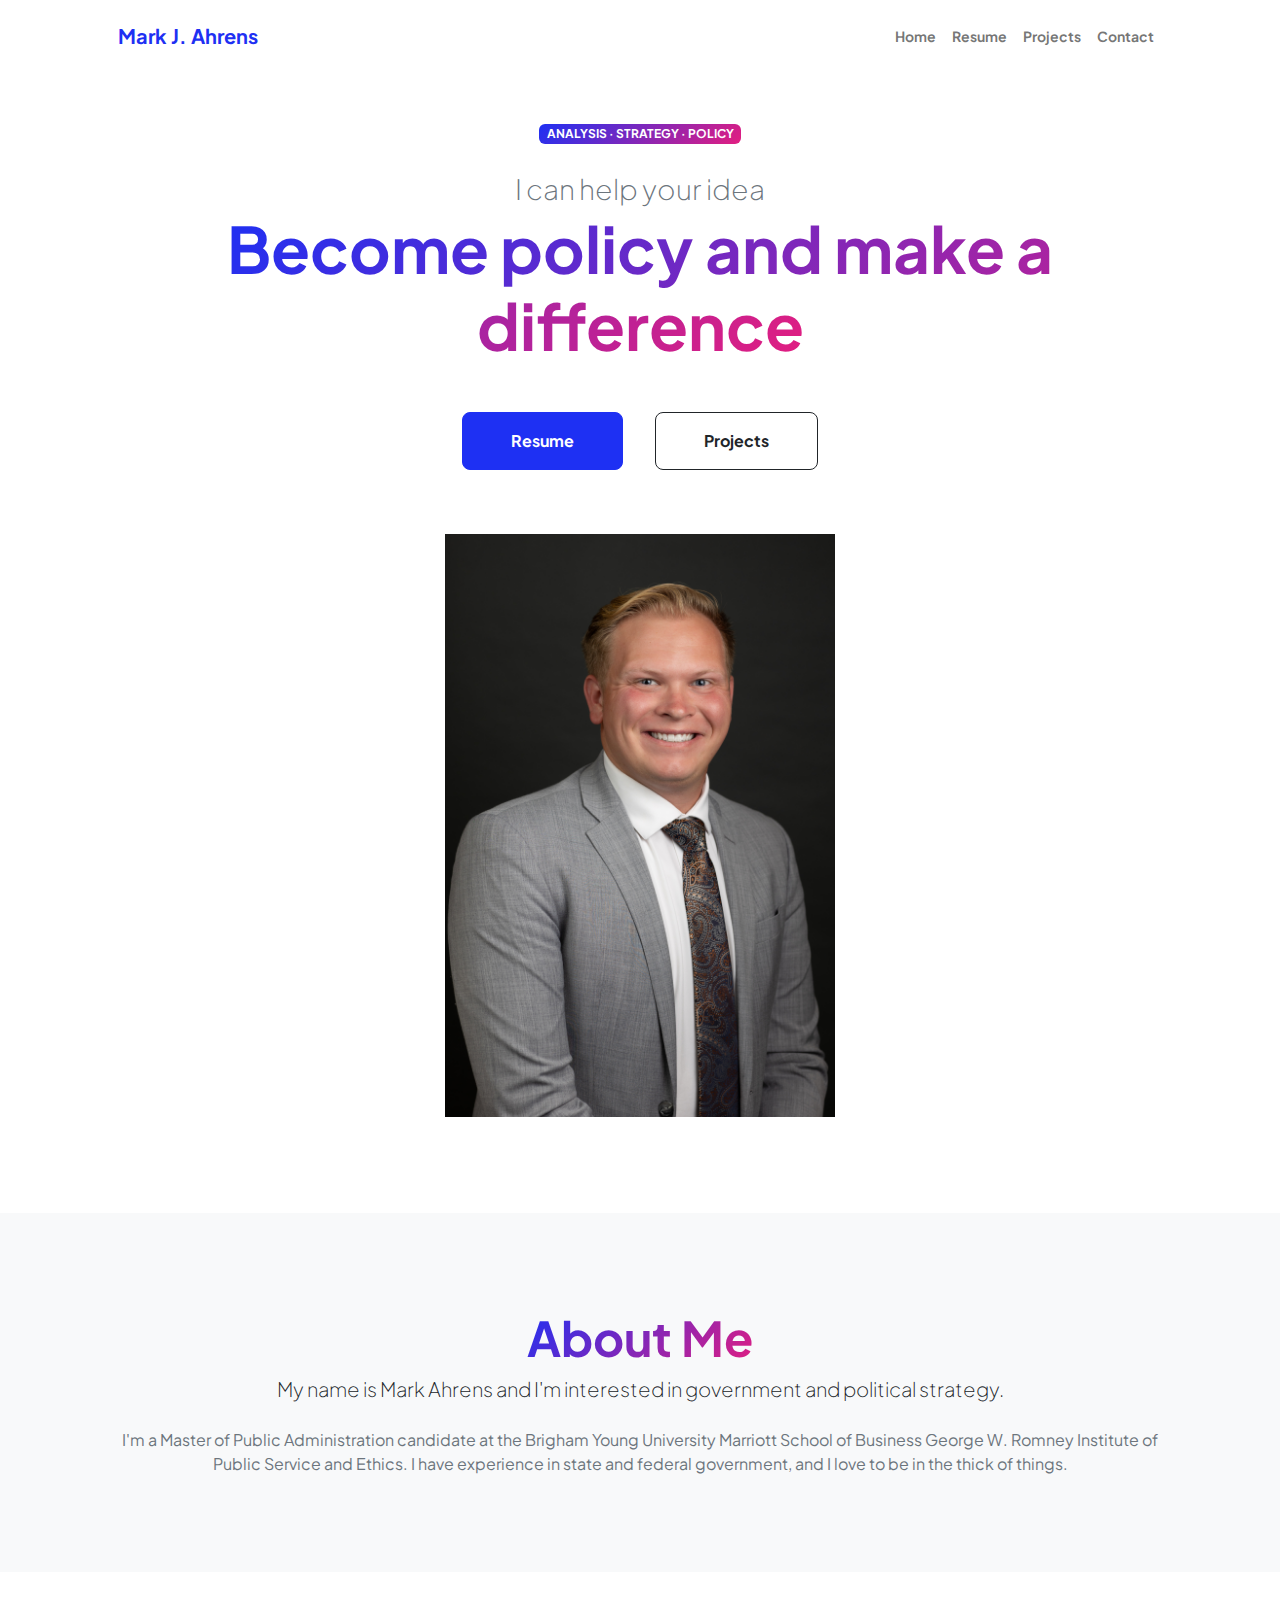
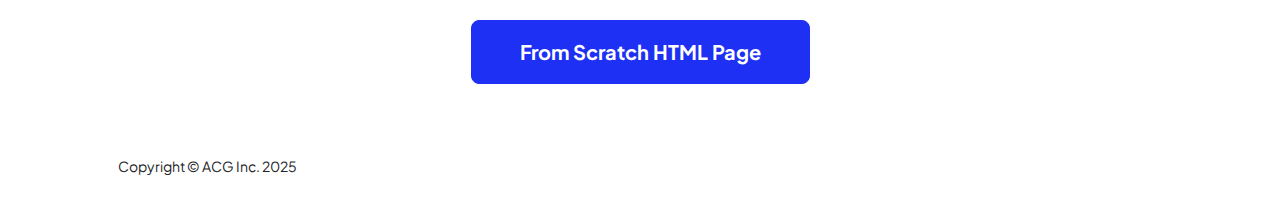
<file: index.html>
<!DOCTYPE html>
<html lang="en">
    <head>
        <meta charset="utf-8" />
        <meta name="viewport" content="width=device-width, initial-scale=1, shrink-to-fit=no" />
        <meta name="description" content="" />
        <meta name="author" content="" />
        <title>Mark J. Ahrens</title>
        <!-- Favicon-->
        <link rel="icon" type="image/x-icon" href="assets/favicon.ico" />
        <!-- Custom Google font-->
        <link rel="preconnect" href="https://fonts.googleapis.com" />
        <link rel="preconnect" href="https://fonts.gstatic.com" crossorigin />
        <link href="https://fonts.googleapis.com/css2?family=Plus+Jakarta+Sans:wght@100;200;300;400;500;600;700;800;900&amp;display=swap" rel="stylesheet" />
        <!-- Bootstrap icons-->
        <link href="https://cdn.jsdelivr.net/npm/bootstrap-icons@1.8.1/font/bootstrap-icons.css" rel="stylesheet" />
        <!-- Core theme CSS (includes Bootstrap)-->
        <link href="css/styles.css" rel="stylesheet" />
    </head>
    <body class="d-flex flex-column h-100">
        <main class="flex-shrink-0">
            <!-- Navigation-->
            <nav class="navbar navbar-expand-lg navbar-light bg-white py-3">
                <div class="container px-5">
                    <a class="navbar-brand" href="index.html"><span class="fw-bolder text-primary">Mark J. Ahrens</span></a>
                    <button class="navbar-toggler" type="button" data-bs-toggle="collapse" data-bs-target="#navbarSupportedContent" aria-controls="navbarSupportedContent" aria-expanded="false" aria-label="Toggle navigation"><span class="navbar-toggler-icon"></span></button>
                    <div class="collapse navbar-collapse" id="navbarSupportedContent">
                        <ul class="navbar-nav ms-auto mb-2 mb-lg-0 small fw-bolder">
                            <li class="nav-item"><a class="nav-link" href="index.html">Home</a></li>
                            <li class="nav-item"><a class="nav-link" href="resume.html">Resume</a></li>
                            <li class="nav-item"><a class="nav-link" href="projects.html">Projects</a></li>
                            <li class="nav-item"><a class="nav-link" href="contact.html">Contact</a></li>
                        </ul>
                    </div>
                </div>
            </nav>
            <!-- Header-->
            <header class="py-5">
                <div class="container px-5 pb-5">
                    <div class="row gx-5 align-items-center">
                        <div class="col-xxl-5">
                            <!-- Header text content-->
                            <div class="text-center text-xxl-start">
                                <div class="badge bg-gradient-primary-to-secondary text-white mb-4"><div class="text-uppercase">Analysis &middot; Strategy &middot; Policy</div></div>
                                <div class="fs-3 fw-light text-muted">I can help your idea</div>
                                <h1 class="display-3 fw-bolder mb-5"><span class="text-gradient d-inline">Become policy and make a difference</span></h1>
                                <div class="d-grid gap-3 d-sm-flex justify-content-sm-center justify-content-xxl-start mb-3">
                                    <a class="btn btn-primary btn-lg px-5 py-3 me-sm-3 fs-6 fw-bolder" href="resume.html">Resume</a>
                                    <a class="btn btn-outline-dark btn-lg px-5 py-3 fs-6 fw-bolder" href="projects.html">Projects</a>
                                </div>
                            </div>
                        </div>
                        <div class="col-xxl-7">
                            <!-- Header profile picture-->
                            <div class="d-flex justify-content-center mt-5 mt-xxl-0">
                                <img height="583px" width="390px" src="assets/headshot.jpg" alt="headshot of mark ahrens"/> 
                            </div>
                        </div>
                    </div>
                </div>
            </header>
            <!-- About Section-->
            <section class="bg-light py-5">
                <div class="container px-5">
                    <div class="row gx-5 justify-content-center">
                        <div class="col-xxl-8">
                            <div class="text-center my-5">
                                <h2 class="display-5 fw-bolder"><span class="text-gradient d-inline">About Me</span></h2>
                                <p class="lead fw-light mb-4">My name is Mark Ahrens and I'm interested in government and political strategy.</p>
                                <p class="text-muted">I'm a Master of Public Administration candidate at the Brigham Young University Marriott School of Business George W. Romney Institute of Public Service and Ethics. I have experience in state and federal government, and I love to be in the thick of things.</p>
                            </div>
                        </div>
                    </div>
                </div>
            </section>
            <!-- Scratch HTML Link Section -->
            <section class="py-5 bg-white text-center">
                <div class="container px-5">
                    <a class="btn btn-primary btn-lg px-5 py-3 fw-bolder" href="scratch.html">From Scratch HTML Page</a>
                </div>
            </section>
        </main>
        <!-- Footer-->
        <footer class="bg-white py-4 mt-auto">
            <div class="container px-5">
                <div class="row align-items-center justify-content-between flex-column flex-sm-row">
                    <div class="col-auto"><div class="small m-0">Copyright &copy; ACG Inc. 2025</div></div>
                    </div>
                </div>
            </div>
        </footer>
        <!-- Bootstrap core JS-->
        <script src="https://cdn.jsdelivr.net/npm/bootstrap@5.2.3/dist/js/bootstrap.bundle.min.js"></script>
        <!-- Core theme JS-->
        <script src="js/scripts.js"></script>
    </body>
</html>
</file>
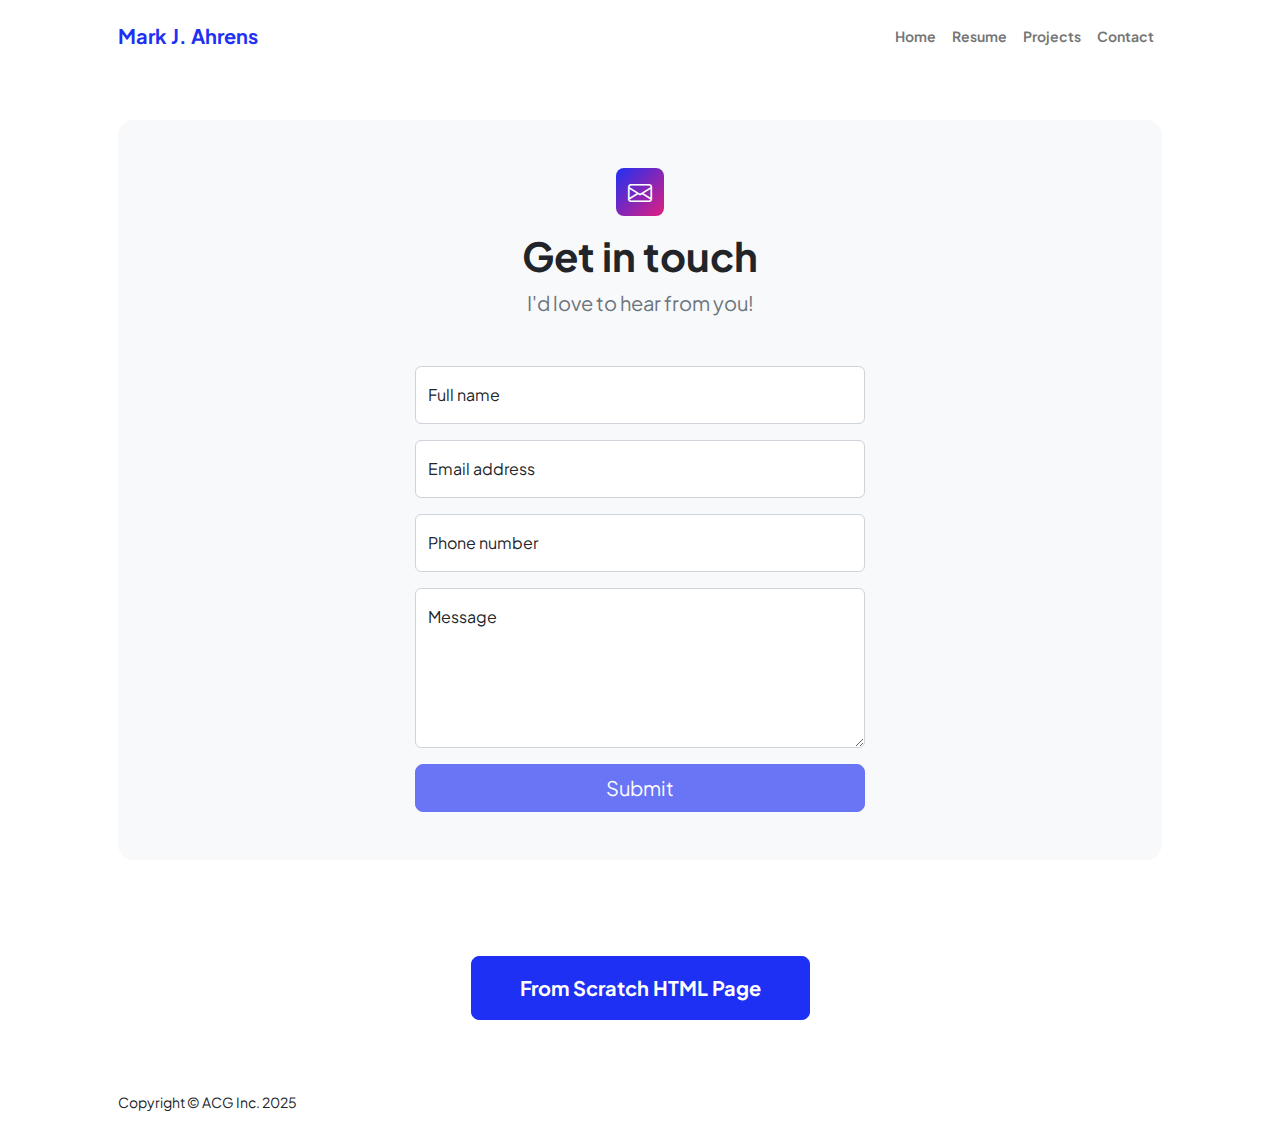
<file: contact.html>
<!DOCTYPE html>
<html lang="en">
    <head>
        <meta charset="utf-8" />
        <meta name="viewport" content="width=device-width, initial-scale=1, shrink-to-fit=no" />
        <meta name="description" content />
        <meta name="author" content />
        <title>Contact - Mark J. Ahrens</title>
        <!-- Favicon-->
        <link rel="icon" type="image/x-icon" href="assets/favicon.ico" />
        <!-- Custom Google font-->
        <link rel="preconnect" href="https://fonts.googleapis.com" />
        <link rel="preconnect" href="https://fonts.gstatic.com" crossorigin />
        <link href="https://fonts.googleapis.com/css2?family=Plus+Jakarta+Sans:wght@100;200;300;400;500;600;700;800;900&amp;display=swap" rel="stylesheet" />
        <!-- Bootstrap icons-->
        <link href="https://cdn.jsdelivr.net/npm/bootstrap-icons@1.8.1/font/bootstrap-icons.css" rel="stylesheet" />
        <!-- Core theme CSS (includes Bootstrap)-->
        <link href="css/styles.css" rel="stylesheet" />
    </head>
    <body class="d-flex flex-column">
        <main class="flex-shrink-0">
            <!-- Navigation-->
            <nav class="navbar navbar-expand-lg navbar-light bg-white py-3">
                <div class="container px-5">
                    <a class="navbar-brand" href="index.html"><span class="fw-bolder text-primary">Mark J. Ahrens</span></a>
                    <button class="navbar-toggler" type="button" data-bs-toggle="collapse" data-bs-target="#navbarSupportedContent" aria-controls="navbarSupportedContent" aria-expanded="false" aria-label="Toggle navigation"><span class="navbar-toggler-icon"></span></button>
                    <div class="collapse navbar-collapse" id="navbarSupportedContent">
                        <ul class="navbar-nav ms-auto mb-2 mb-lg-0 small fw-bolder">
                            <li class="nav-item"><a class="nav-link" href="index.html">Home</a></li>
                            <li class="nav-item"><a class="nav-link" href="resume.html">Resume</a></li>
                            <li class="nav-item"><a class="nav-link" href="projects.html">Projects</a></li>
                            <li class="nav-item"><a class="nav-link" href="contact.html">Contact</a></li>
                        </ul>
                    </div>
                </div>
            </nav>
            <!-- Page content-->
            <section class="py-5">
                <div class="container px-5">
                    <!-- Contact form-->
                    <div class="bg-light rounded-4 py-5 px-4 px-md-5">
                        <div class="text-center mb-5">
                            <div class="feature bg-primary bg-gradient-primary-to-secondary text-white rounded-3 mb-3"><i class="bi bi-envelope"></i></div>
                            <h1 class="fw-bolder">Get in touch</h1>
                            <p class="lead fw-normal text-muted mb-0">I'd love to hear from you!</p>
                        </div>
                        <div class="row gx-5 justify-content-center">
                            <div class="col-lg-8 col-xl-6">
                                <form id="contactForm" data-sb-form-api-token="API_TOKEN">
                                    <!-- Name input-->
                                    <div class="form-floating mb-3">
                                        <input class="form-control" id="name" type="text" placeholder="Enter your name..." data-sb-validations="required" />
                                        <label for="name">Full name</label>
                                        <div class="invalid-feedback" data-sb-feedback="name:required">A name is required.</div>
                                    </div>
                                    <!-- Email address input-->
                                    <div class="form-floating mb-3">
                                        <input class="form-control" id="email" type="email" placeholder="name@example.com" data-sb-validations="required,email" />
                                        <label for="email">Email address</label>
                                        <div class="invalid-feedback" data-sb-feedback="email:required">An email is required.</div>
                                        <div class="invalid-feedback" data-sb-feedback="email:email">Email is not valid.</div>
                                    </div>
                                    <!-- Phone number input-->
                                    <div class="form-floating mb-3">
                                        <input class="form-control" id="phone" type="tel" placeholder="(123) 456-7890" data-sb-validations="required" />
                                        <label for="phone">Phone number</label>
                                        <div class="invalid-feedback" data-sb-feedback="phone:required">A phone number is required.</div>
                                    </div>
                                    <!-- Message input-->
                                    <div class="form-floating mb-3">
                                        <textarea class="form-control" id="message" type="text" placeholder="Enter your message here..." style="height: 10rem" data-sb-validations="required"></textarea>
                                        <label for="message">Message</label>
                                        <div class="invalid-feedback" data-sb-feedback="message:required">A message is required.</div>
                                    </div>
                                    <!-- Submit success message-->
                                    <!---->
                                    <!-- This is what your users will see when the form-->
                                    <!-- has successfully submitted-->
                                    <div class="d-none" id="submitSuccessMessage">
                                        <div class="text-center mb-3">
                                            <div class="fw-bolder">Form submission successful!</div>
                                        </div>
                                    </div>
                                    <!-- Submit error message-->
                                    <!---->
                                    <!-- This is what your users will see when there is-->
                                    <!-- an error submitting the form-->
                                    <div class="d-none" id="submitErrorMessage"><div class="text-center text-danger mb-3">Error sending message!</div></div>
                                    <!-- Submit Button-->
                                    <div class="d-grid"><button class="btn btn-primary btn-lg disabled" id="submitButton" type="submit">Submit</button></div>
                                </form>
                            </div>
                        </div>
                    </div>
                </div>
            </section>
            <!-- Scratch HTML Link Section -->
            <section class="py-5 bg-white text-center">
                <div class="container px-5">
                    <a class="btn btn-primary btn-lg px-5 py-3 fw-bolder" href="scratch.html">From Scratch HTML Page</a>
                </div>
            </section>
        </main>
        <!-- Footer-->
        <footer class="bg-white py-4 mt-auto">
            <div class="container px-5">
                <div class="row align-items-center justify-content-between flex-column flex-sm-row">
                    <div class="col-auto"><div class="small m-0">Copyright &copy; ACG Inc. 2025</div></div>
                    <div class="col-auto">
                    </div>
                </div>
            </div>
        </footer>
        <!-- Bootstrap core JS-->
        <script src="https://cdn.jsdelivr.net/npm/bootstrap@5.2.3/dist/js/bootstrap.bundle.min.js"></script>
        <!-- Core theme JS-->
        <script src="js/scripts.js"></script>
        <script src="https://cdn.startbootstrap.com/sb-forms-latest.js"></script>
    </body>
</html>
</file>
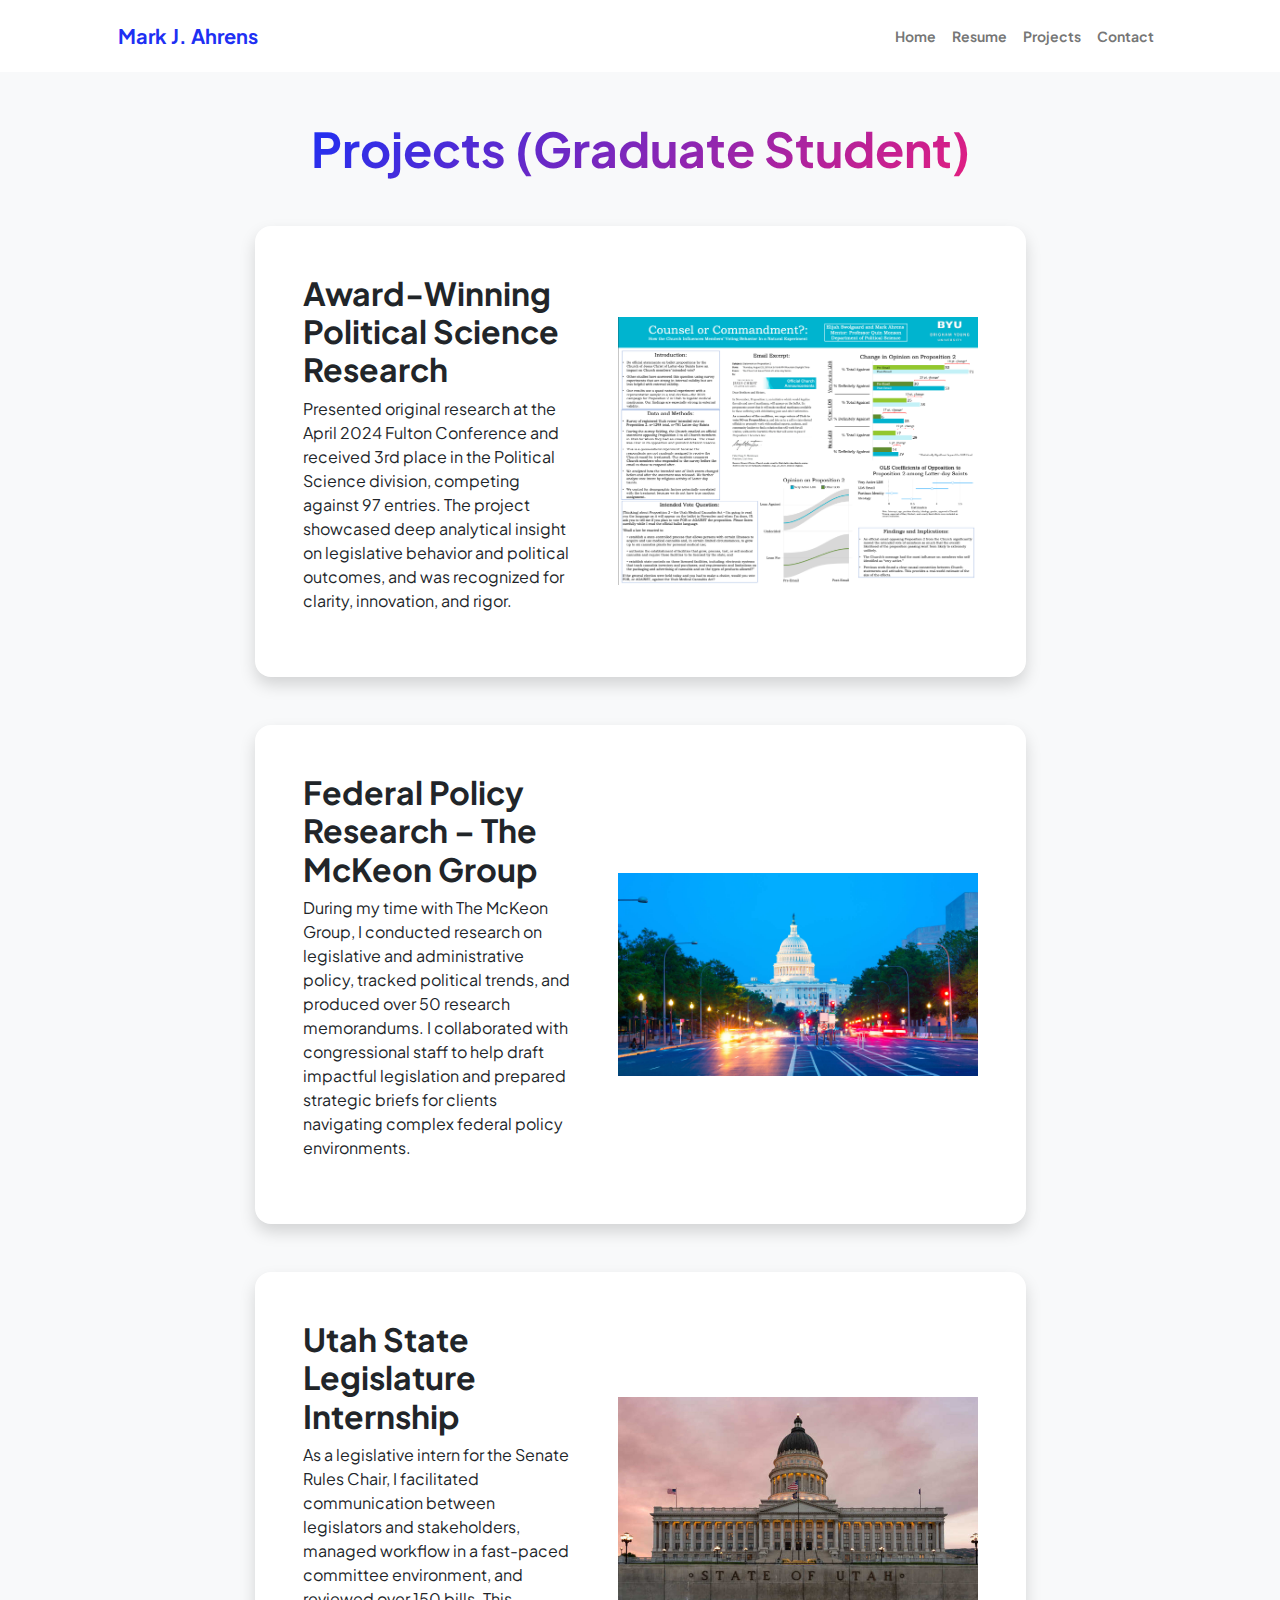
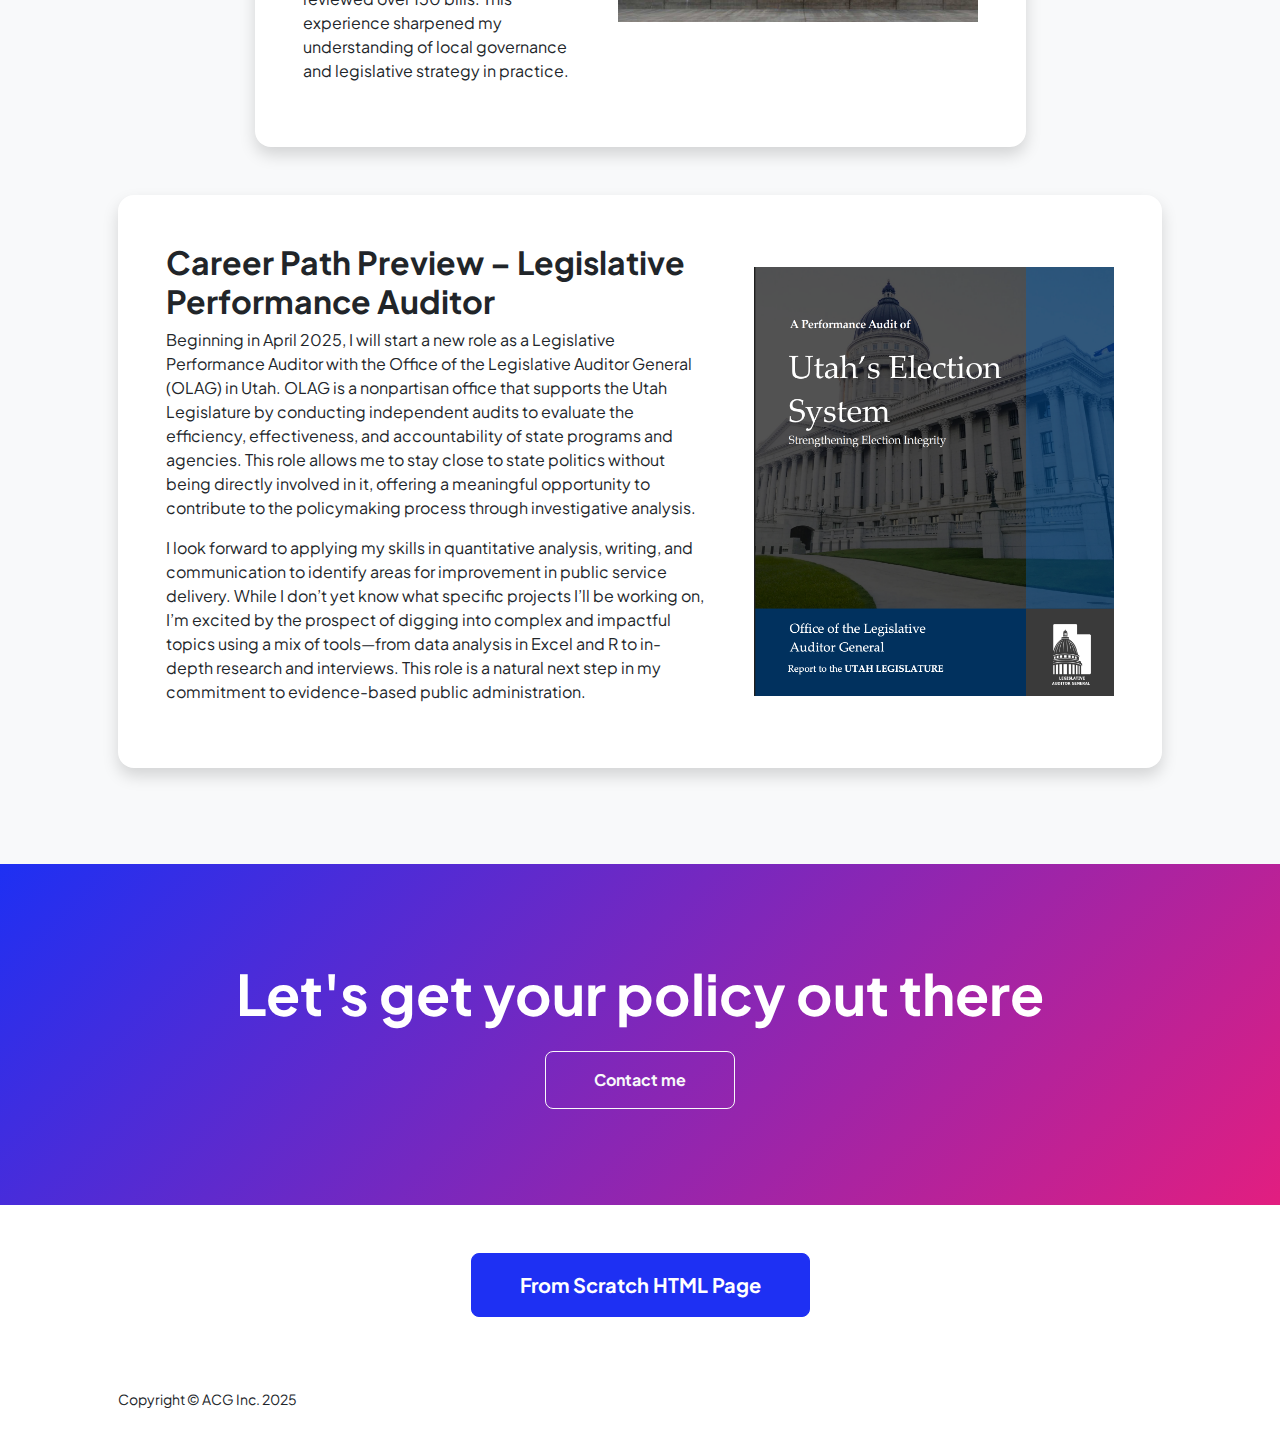
<file: projects.html>
<!DOCTYPE html>
<html lang="en">
    <head>
        <meta charset="utf-8" />
        <meta name="viewport" content="width=device-width, initial-scale=1, shrink-to-fit=no" />
        <meta name="description" content="" />
        <meta name="author" content="" />
        <title>Projects - Mark J. Ahrens (Graduate Student)</title>
        <!-- Favicon-->
        <link rel="icon" type="image/x-icon" href="assets/favicon.ico" />
        <!-- Custom Google font-->
        <link rel="preconnect" href="https://fonts.googleapis.com" />
        <link rel="preconnect" href="https://fonts.gstatic.com" crossorigin />
        <link href="https://fonts.googleapis.com/css2?family=Plus+Jakarta+Sans:wght@100;200;300;400;500;600;700;800;900&amp;display=swap" rel="stylesheet" />
        <!-- Bootstrap icons-->
        <link href="https://cdn.jsdelivr.net/npm/bootstrap-icons@1.8.1/font/bootstrap-icons.css" rel="stylesheet" />
        <!-- Core theme CSS (includes Bootstrap)-->
        <link href="css/styles.css" rel="stylesheet" />
    </head>
    <body class="d-flex flex-column h-100 bg-light">
        <main class="flex-shrink-0">
            <!-- Navigation-->
            <nav class="navbar navbar-expand-lg navbar-light bg-white py-3">
                <div class="container px-5">
                    <a class="navbar-brand" href="index.html"><span class="fw-bolder text-primary">Mark J. Ahrens</span></a>
                    <button class="navbar-toggler" type="button" data-bs-toggle="collapse" data-bs-target="#navbarSupportedContent" aria-controls="navbarSupportedContent" aria-expanded="false" aria-label="Toggle navigation"><span class="navbar-toggler-icon"></span></button>
                    <div class="collapse navbar-collapse" id="navbarSupportedContent">
                        <ul class="navbar-nav ms-auto mb-2 mb-lg-0 small fw-bolder">
                            <li class="nav-item"><a class="nav-link" href="index.html">Home</a></li>
                            <li class="nav-item"><a class="nav-link" href="resume.html">Resume</a></li>
                            <li class="nav-item"><a class="nav-link" href="projects.html">Projects</a></li>
                            <li class="nav-item"><a class="nav-link" href="contact.html">Contact</a></li>
                        </ul>
                    </div>
                </div>
            </nav>
            <!-- Projects Section-->
            <section class="py-5">
                <div class="container px-5 mb-5">
                    <div class="text-center mb-5">
                        <h1 class="display-5 fw-bolder mb-0"><span class="text-gradient d-inline">Projects (Graduate Student)</span></h1>
                    </div>
                    <div class="row gx-5 justify-content-center">
                        <div class="col-lg-11 col-xl-9 col-xxl-8">
                            <!-- Project Card 1-->
                            <div class="card overflow-hidden shadow rounded-4 border-0 mb-5">
                                <div class="card-body p-0">
                                    <div class="d-flex align-items-center">
                                        <div class="p-5">
                                            <h2 class="fw-bolder">Award-Winning Political Science Research</h2>
                                            <p>Presented original research at the April 2024 Fulton Conference and received 3rd place in the Political Science division, competing against 97 entries. The project showcased deep analytical insight on legislative behavior and political outcomes, and was recognized for clarity, innovation, and rigor.</p>
                                        </div>
                                        <img style="max-width: 360px; height: auto;" class="img-fluid ms-auto me-5 d-none d-md-block" src="assets/capstone.png" alt="Fulton Conference Research Presentation" />
                                    </div>
                                </div>
                            </div>
                            <!-- Project Card 2-->
                            <div class="card overflow-hidden shadow rounded-4 border-0 mb-5">
                                <div class="card-body p-0">
                                    <div class="d-flex align-items-center">
                                        <div class="p-5">
                                            <h2 class="fw-bolder">Federal Policy Research – The McKeon Group</h2>
                                            <p>During my time with The McKeon Group, I conducted research on legislative and administrative policy, tracked political trends, and produced over 50 research memorandums. I collaborated with congressional staff to help draft impactful legislation and prepared strategic briefs for clients navigating complex federal policy environments.</p>
                                        </div>
                                        <img style="max-width: 360px; height: auto;" class="img-fluid ms-auto me-5 d-none d-md-block" src="assets/washingtondc.jpg" alt="Washington D.C. Policy Research" />
                                    </div>
                                </div>
                            </div>
                            <!-- Project Card 3-->
                            <div class="card overflow-hidden shadow rounded-4 border-0">
                                <div class="card-body p-0">
                                    <div class="d-flex align-items-center">
                                        <div class="p-5">
                                            <h2 class="fw-bolder">Utah State Legislature Internship</h2>
                                            <p>As a legislative intern for the Senate Rules Chair, I facilitated communication between legislators and stakeholders, managed workflow in a fast-paced committee environment, and reviewed over 150 bills. This experience sharpened my understanding of local governance and legislative strategy in practice.</p>
                                        </div>
                                        <img style="max-width: 360px; height: auto;" class="img-fluid ms-auto me-5 d-none d-md-block" src="assets/utahcapitol.jpg" alt="Utah State Capitol" />
                                    </div>
                                </div>
                            </div>
                        </div>
                    </div>
                            <!-- Project Card 4-->
                            <div class="card overflow-hidden shadow rounded-4 border-0 mt-5">
                                <div class="card-body p-0">
                                    <div class="d-flex align-items-center">
                                        <div class="p-5">
                                            <h2 class="fw-bolder">Career Path Preview – Legislative Performance Auditor</h2>
                                            <p>Beginning in April 2025, I will start a new role as a Legislative Performance Auditor with the Office of the Legislative Auditor General (OLAG) in Utah. OLAG is a nonpartisan office that supports the Utah Legislature by conducting independent audits to evaluate the efficiency, effectiveness, and accountability of state programs and agencies. This role allows me to stay close to state politics without being directly involved in it, offering a meaningful opportunity to contribute to the policymaking process through investigative analysis.</p>
                                            <p>I look forward to applying my skills in quantitative analysis, writing, and communication to identify areas for improvement in public service delivery. While I don’t yet know what specific projects I’ll be working on, I’m excited by the prospect of digging into complex and impactful topics using a mix of tools—from data analysis in Excel and R to in-depth research and interviews. This role is a natural next step in my commitment to evidence-based public administration.</p>
                                        </div>
                                        <img style="max-width: 360px; height: auto;" class="img-fluid ms-auto me-5 d-none d-md-block" src="assets/utahaudit.png" alt="Utah Legislative Auditor General Office" />
                                    </div>
                                </div>
                            </div>
                </div>
            </section>
            <!-- Call to action section-->
            <section class="py-5 bg-gradient-primary-to-secondary text-white">
                <div class="container px-5 my-5">
                    <div class="text-center">
                        <h2 class="display-4 fw-bolder mb-4">Let's get your policy out there</h2>
                        <a class="btn btn-outline-light btn-lg px-5 py-3 fs-6 fw-bolder" href="contact.html">Contact me</a>
                    </div>
                </div>
            </section>
            <!-- Scratch HTML Link Section -->
            <section class="py-5 bg-white text-center">
                <div class="container px-5">
                    <a class="btn btn-primary btn-lg px-5 py-3 fw-bolder" href="scratch.html">From Scratch HTML Page</a>
                </div>
            </section>
        </main>
        <!-- Footer-->
        <footer class="bg-white py-4 mt-auto">
            <div class="container px-5">
                <div class="row align-items-center justify-content-between flex-column flex-sm-row">
                    <div class="col-auto"><div class="small m-0">Copyright &copy; ACG Inc. 2025</div></div>
                </div>
            </div>
        </footer>
        <!-- Bootstrap core JS-->
        <script src="https://cdn.jsdelivr.net/npm/bootstrap@5.2.3/dist/js/bootstrap.bundle.min.js"></script>
        <!-- Core theme JS-->
        <script src="js/scripts.js"></script>
    </body>
</html>
</file>
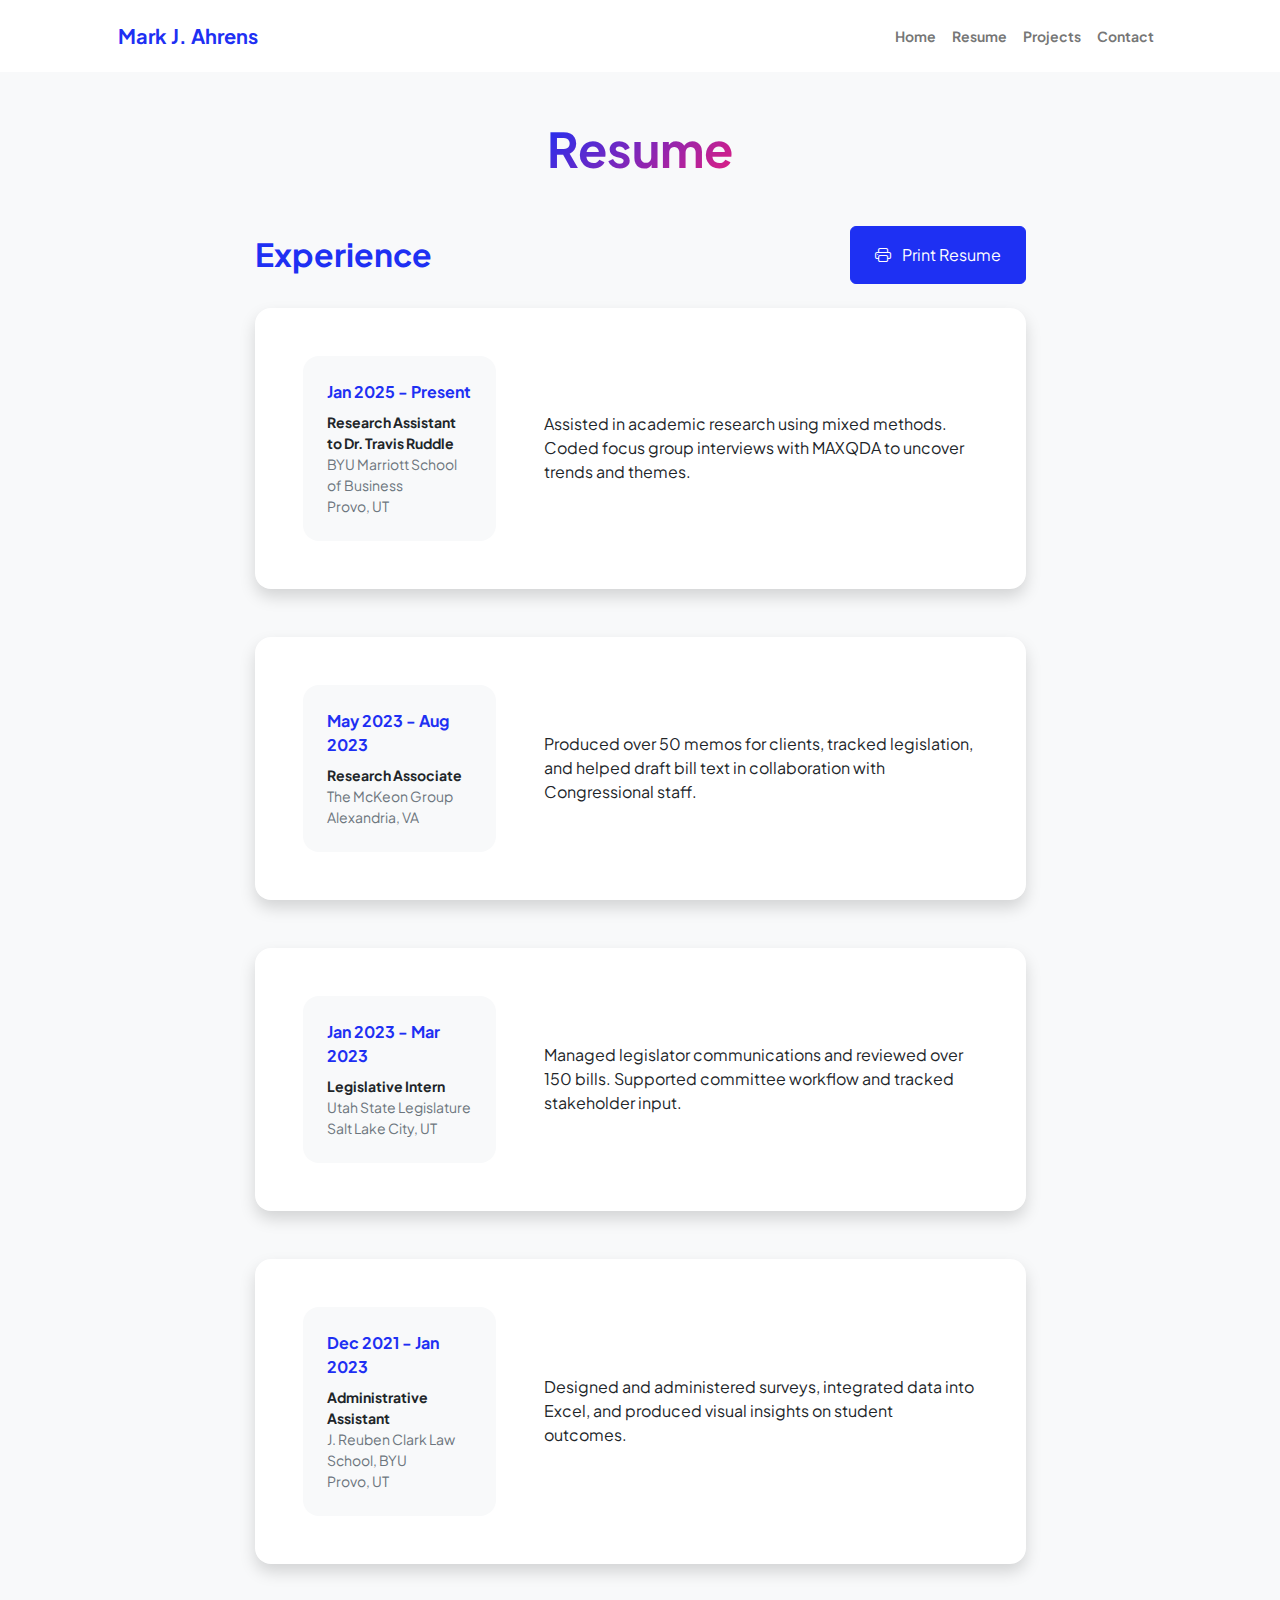
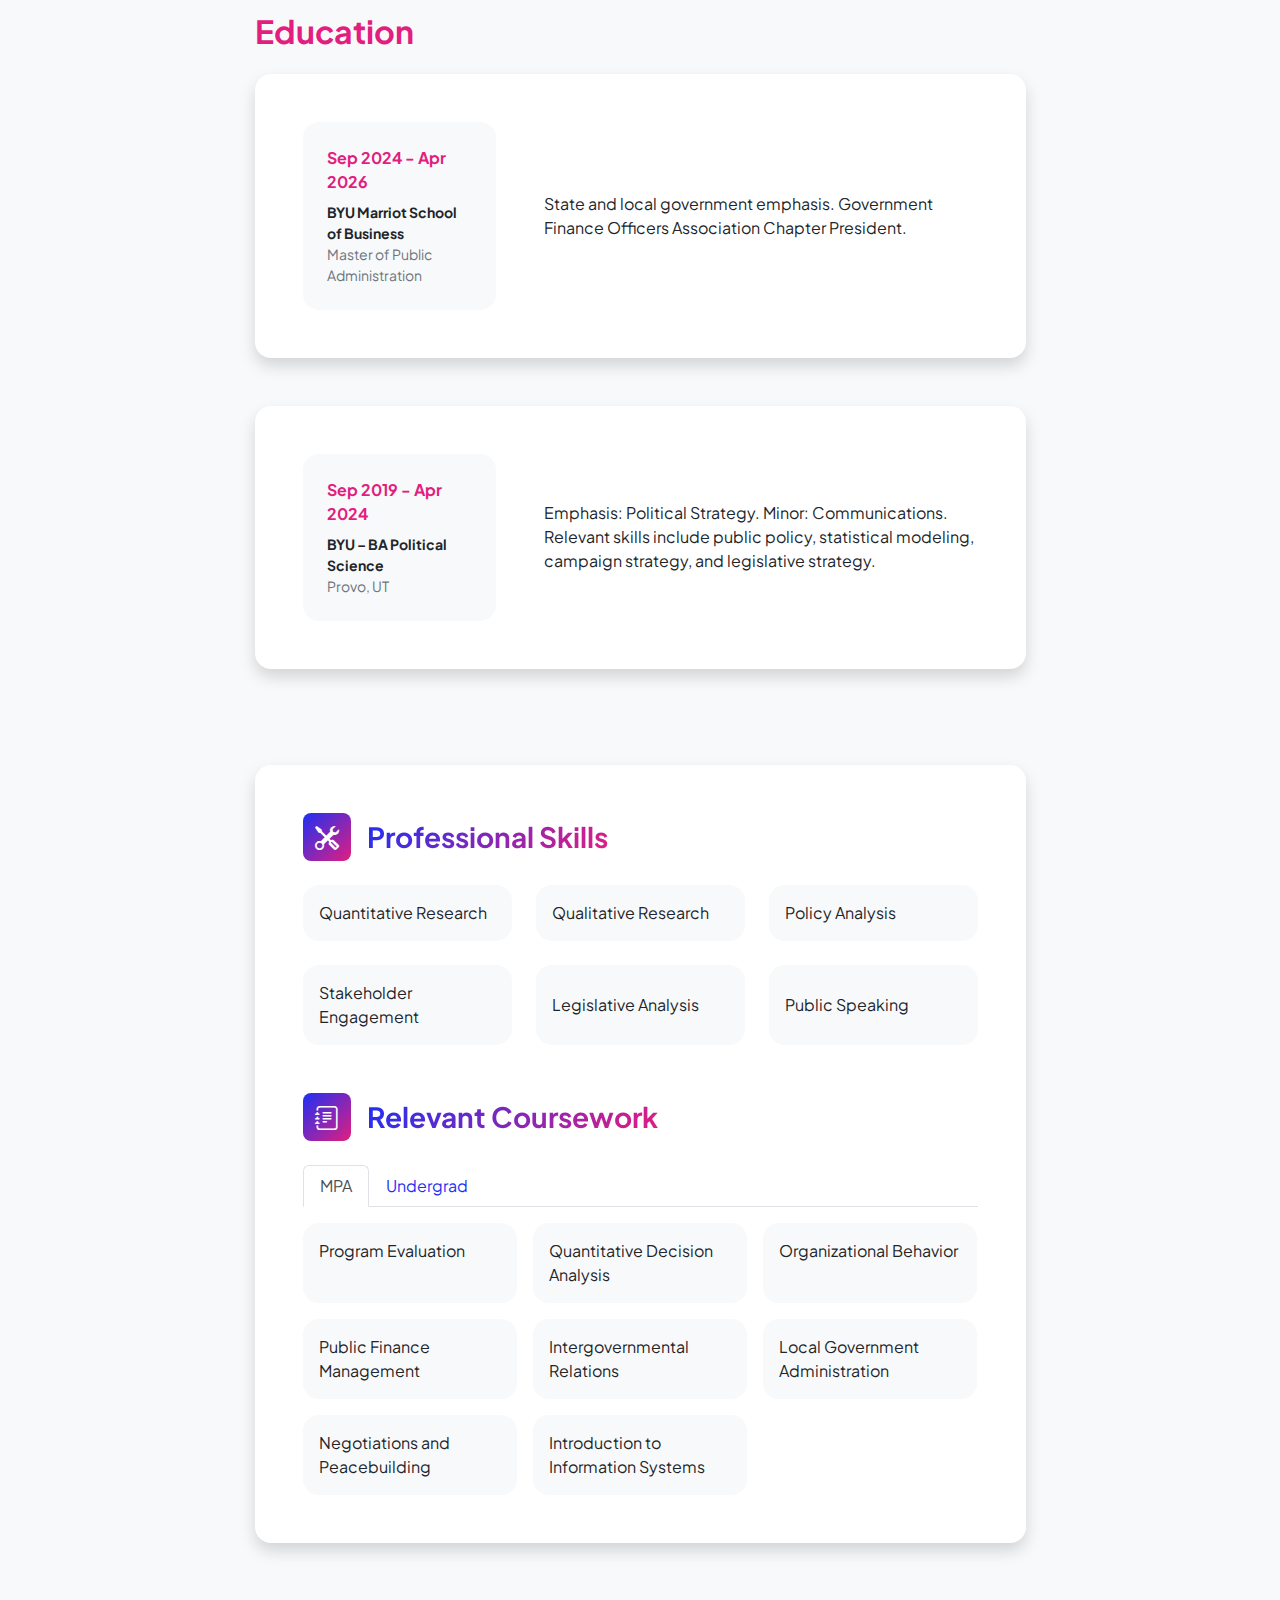
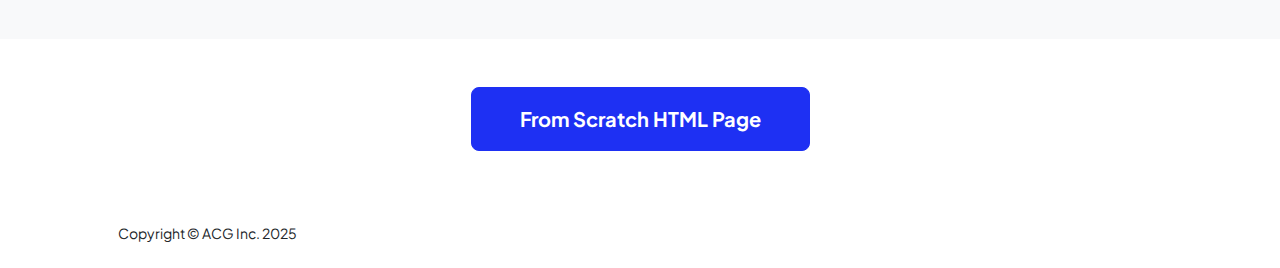
<file: resume.html>
<!DOCTYPE html>
<html lang="en">
    <head>
        <meta charset="utf-8" />
        <meta name="viewport" content="width=device-width, initial-scale=1, shrink-to-fit=no" />
        <meta name="description" content="" />
        <meta name="author" content="" />
        <title>Resume - Mark J. Ahrens</title>
        <!-- Favicon-->
        <link rel="icon" type="image/x-icon" href="assets/favicon.ico" />
        <!-- Custom Google font-->
        <link rel="preconnect" href="https://fonts.googleapis.com" />
        <link rel="preconnect" href="https://fonts.gstatic.com" crossorigin />
        <link href="https://fonts.googleapis.com/css2?family=Plus+Jakarta+Sans:wght@100;200;300;400;500;600;700;800;900&amp;display=swap" rel="stylesheet" />
        <!-- Bootstrap icons-->
        <link href="https://cdn.jsdelivr.net/npm/bootstrap-icons@1.8.1/font/bootstrap-icons.css" rel="stylesheet" />
        <!-- Core theme CSS (includes Bootstrap)-->
        <link href="css/styles.css" rel="stylesheet" />
    </head>
    <body class="d-flex flex-column h-100 bg-light">
        <main class="flex-shrink-0">
            <!-- Navigation-->
            <nav class="navbar navbar-expand-lg navbar-light bg-white py-3">
                <div class="container px-5">
                    <a class="navbar-brand" href="index.html"><span class="fw-bolder text-primary">Mark J. Ahrens</span></a>
                    <button class="navbar-toggler" type="button" data-bs-toggle="collapse" data-bs-target="#navbarSupportedContent" aria-controls="navbarSupportedContent" aria-expanded="false" aria-label="Toggle navigation"><span class="navbar-toggler-icon"></span></button>
                    <div class="collapse navbar-collapse" id="navbarSupportedContent">
                        <ul class="navbar-nav ms-auto mb-2 mb-lg-0 small fw-bolder">
                            <li class="nav-item"><a class="nav-link" href="index.html">Home</a></li>
                            <li class="nav-item"><a class="nav-link" href="resume.html">Resume</a></li>
                            <li class="nav-item"><a class="nav-link" href="projects.html">Projects</a></li>
                            <li class="nav-item"><a class="nav-link" href="contact.html">Contact</a></li>
                        </ul>
                    </div>
                </div>
            </nav>
            <!-- Page Content-->
            <div class="container px-5 my-5">
                <div class="text-center mb-5">
                    <h1 class="display-5 fw-bolder mb-0"><span class="text-gradient d-inline">Resume</span></h1>
                </div>
                <div class="row gx-5 justify-content-center">
                    <div class="col-lg-11 col-xl-9 col-xxl-8">
                        <!-- Experience Section-->
                        <section>
                            <div class="d-flex align-items-center justify-content-between mb-4">
                                <h2 class="text-primary fw-bolder mb-0">Experience</h2>
                                <!-- Download resume button-->
                                <!-- Note: Set the link href target to a PDF file within your project-->
                                <a class="btn btn-primary px-4 py-3" href="javascript:window.print()">
                                    <div class="d-inline-block bi bi-printer me-2"></div>
                                    Print Resume
                                </a>
                            </div>
                            <!-- Experience Card 1-->
                            <div class="card shadow border-0 rounded-4 mb-5">
                                <div class="card-body p-5">
                                  <div class="row align-items-center gx-5">
                                    <div class="col text-center text-lg-start mb-4 mb-lg-0">
                                      <div class="bg-light p-4 rounded-4">
                                        <div class="text-primary fw-bolder mb-2">Jan 2025 - Present</div>
                                        <div class="small fw-bolder">Research Assistant to Dr. Travis Ruddle</div>
                                        <div class="small text-muted">BYU Marriott School of Business</div>
                                        <div class="small text-muted">Provo, UT</div>
                                      </div>
                                    </div>
                                    <div class="col-lg-8"><div>Assisted in academic research using mixed methods. Coded focus group interviews with MAXQDA to uncover trends and themes.</div></div>
                                  </div>
                                </div>
                              </div>
                            <!-- Experience Card 2-->
                            <div class="card shadow border-0 rounded-4 mb-5">
                                <div class="card-body p-5">
                                  <div class="row align-items-center gx-5">
                                    <div class="col text-center text-lg-start mb-4 mb-lg-0">
                                      <div class="bg-light p-4 rounded-4">
                                        <div class="text-primary fw-bolder mb-2">May 2023 - Aug 2023</div>
                                        <div class="small fw-bolder">Research Associate</div>
                                        <div class="small text-muted">The McKeon Group</div>
                                        <div class="small text-muted">Alexandria, VA</div>
                                      </div>
                                    </div>
                                    <div class="col-lg-8"><div>Produced over 50 memos for clients, tracked legislation, and helped draft bill text in collaboration with Congressional staff.</div></div>
                                  </div>
                                </div>
                              </div>
                            <!-- Experience Card 3 -->
                              <div class="card shadow border-0 rounded-4 mb-5">
                                <div class="card-body p-5">
                                  <div class="row align-items-center gx-5">
                                    <div class="col text-center text-lg-start mb-4 mb-lg-0">
                                      <div class="bg-light p-4 rounded-4">
                                        <div class="text-primary fw-bolder mb-2">Jan 2023 - Mar 2023</div>
                                        <div class="small fw-bolder">Legislative Intern</div>
                                        <div class="small text-muted">Utah State Legislature</div>
                                        <div class="small text-muted">Salt Lake City, UT</div>
                                      </div>
                                    </div>
                                    <div class="col-lg-8"><div>Managed legislator communications and reviewed over 150 bills. Supported committee workflow and tracked stakeholder input.</div></div>
                                  </div>
                                </div>
                              </div>
                            <!-- Experience Card 4 -->
                            <div class="card shadow border-0 rounded-4 mb-5">
                                <div class="card-body p-5">
                                  <div class="row align-items-center gx-5">
                                    <div class="col text-center text-lg-start mb-4 mb-lg-0">
                                      <div class="bg-light p-4 rounded-4">
                                        <div class="text-primary fw-bolder mb-2">Dec 2021 - Jan 2023</div>
                                        <div class="small fw-bolder">Administrative Assistant</div>
                                        <div class="small text-muted">J. Reuben Clark Law School, BYU</div>
                                        <div class="small text-muted">Provo, UT</div>
                                      </div>
                                    </div>
                                    <div class="col-lg-8"><div>Designed and administered surveys, integrated data into Excel, and produced visual insights on student outcomes.</div></div>
                                  </div>
                                </div>
                              </div>
                        <!-- Education Section-->
                        <section>
                            <h2 class="text-secondary fw-bolder mb-4">Education</h2>
                            <!-- Education Card 1-->
                            <div class="card shadow border-0 rounded-4 mb-5">
                                <div class="card-body p-5">
                                  <div class="row align-items-center gx-5">
                                    <div class="col text-center text-lg-start mb-4 mb-lg-0">
                                      <div class="bg-light p-4 rounded-4">
                                        <div class="text-secondary fw-bolder mb-2">Sep 2024 - Apr 2026</div>
                                        <div class="small fw-bolder">BYU Marriot School of Business</div>
                                        <div class="small text-muted">Master of Public Administration</div>
                                      </div>
                                    </div>
                                    <div class="col-lg-8"><div> State and local government emphasis. Government Finance Officers Association Chapter President.</div></div>
                                  </div>
                                </div>
                              </div>
                            <!-- Education Card 2-->
                            <div class="card shadow border-0 rounded-4 mb-5">
                                <div class="card-body p-5">
                                  <div class="row align-items-center gx-5">
                                    <div class="col text-center text-lg-start mb-4 mb-lg-0">
                                      <div class="bg-light p-4 rounded-4">
                                        <div class="text-secondary fw-bolder mb-2">Sep 2019 - Apr 2024</div>
                                        <div class="small fw-bolder">BYU – BA Political Science</div>
                                        <div class="small text-muted">Provo, UT</div>
                                      </div>
                                    </div>
                                    <div class="col-lg-8"><div>Emphasis: Political Strategy. Minor: Communications. Relevant skills include public policy, statistical modeling, campaign strategy, and legislative strategy.</div></div>
                                  </div>
                                </div>
                              </div>
                        </section>
                        <!-- Divider-->
                        <div class="pb-5"></div>
                        <!-- Skills Section-->
                        <section>
                            <!-- Skillset Card-->
                            <div class="card shadow border-0 rounded-4 mb-5">
                                <div class="card-body p-5">
                                    <!-- Professional skills list -->
                                    <div class="mb-5">
                                        <div class="d-flex align-items-center mb-4">
                                        <div class="feature bg-primary bg-gradient-primary-to-secondary text-white rounded-3 me-3"><i class="bi bi-tools"></i></div>
                                        <h3 class="fw-bolder mb-0"><span class="text-gradient d-inline">Professional Skills</span></h3>
                                        </div>
                                        <div class="row row-cols-1 row-cols-md-3 mb-4">
                                        <div class="col mb-4 mb-md-0"><div class="d-flex align-items-center bg-light rounded-4 p-3 h-100">Quantitative Research</div></div>
                                        <div class="col mb-4 mb-md-0"><div class="d-flex align-items-center bg-light rounded-4 p-3 h-100">Qualitative Research</div></div>
                                        <div class="col"><div class="d-flex align-items-center bg-light rounded-4 p-3 h-100">Policy Analysis</div></div>
                                        </div>
                                        <div class="row row-cols-1 row-cols-md-3">
                                        <div class="col mb-4 mb-md-0"><div class="d-flex align-items-center bg-light rounded-4 p-3 h-100">Stakeholder Engagement</div></div>
                                        <div class="col mb-4 mb-md-0"><div class="d-flex align-items-center bg-light rounded-4 p-3 h-100">Legislative Analysis</div></div>
                                        <div class="col"><div class="d-flex align-items-center bg-light rounded-4 p-3 h-100">Public Speaking</div></div>
                                        </div>
                                    </div>
                                    <!-- Relevant Coursework Tabs -->
                                        <div class="mb-0">
                                            <div class="d-flex align-items-center mb-4">
                                            <div class="feature bg-primary bg-gradient-primary-to-secondary text-white rounded-3 me-3"><i class="bi bi-journal-text"></i></div>
                                            <h3 class="fw-bolder mb-0"><span class="text-gradient d-inline">Relevant Coursework</span></h3>
                                            </div>
                                        
                                            <!-- Tabs -->
                                            <ul class="nav nav-tabs mb-3" id="courseworkTabs" role="tablist">
                                            <li class="nav-item" role="presentation">
                                                <button class="nav-link active" id="mpa-tab" data-bs-toggle="tab" data-bs-target="#mpa" type="button" role="tab" aria-controls="mpa" aria-selected="true">MPA</button>
                                            </li>
                                            <li class="nav-item" role="presentation">
                                                <button class="nav-link" id="undergrad-tab" data-bs-toggle="tab" data-bs-target="#undergrad" type="button" role="tab" aria-controls="undergrad" aria-selected="false">Undergrad</button>
                                            </li>
                                            </ul>
                                        
                                            <div class="tab-content" id="courseworkTabsContent">
                                            <!-- MPA Tab -->
                                            <div class="tab-pane fade show active" id="mpa" role="tabpanel" aria-labelledby="mpa-tab">
                                                <div class="row row-cols-1 row-cols-md-2 row-cols-xl-3 g-3">
                                                <div class="col"><div class="bg-light rounded-4 p-3 h-100">Program Evaluation</div></div>
                                                <div class="col"><div class="bg-light rounded-4 p-3 h-100">Quantitative Decision Analysis</div></div>
                                                <div class="col"><div class="bg-light rounded-4 p-3 h-100">Organizational Behavior</div></div>
                                                <div class="col"><div class="bg-light rounded-4 p-3 h-100">Public Finance Management</div></div>
                                                <div class="col"><div class="bg-light rounded-4 p-3 h-100">Intergovernmental Relations</div></div>
                                                <div class="col"><div class="bg-light rounded-4 p-3 h-100">Local Government Administration</div></div>
                                                <div class="col"><div class="bg-light rounded-4 p-3 h-100">Negotiations and Peacebuilding</div></div>
                                                <div class="col"><div class="bg-light rounded-4 p-3 h-100">Introduction to Information Systems</div></div>
                                                </div>
                                            </div>
                                        
                                            <!-- Undergrad Tab -->
                                            <div class="tab-pane fade" id="undergrad" role="tabpanel" aria-labelledby="undergrad-tab">
                                                <div class="row row-cols-1 row-cols-md-2 row-cols-xl-3 g-3">
                                                <div class="col"><div class="bg-light rounded-4 p-3 h-100">Utah Legislative Politics</div></div>
                                                <div class="col"><div class="bg-light rounded-4 p-3 h-100">Statistical Analysis and Modeling</div></div>
                                                <div class="col"><div class="bg-light rounded-4 p-3 h-100">Communication Management</div></div>
                                                <div class="col"><div class="bg-light rounded-4 p-3 h-100">Politics and Public Policy</div></div>
                                                <div class="col"><div class="bg-light rounded-4 p-3 h-100">Urban and Local Politics</div></div>
                                                <div class="col"><div class="bg-light rounded-4 p-3 h-100">Campaigns and Elections</div></div>
                                                </div>
                                            </div>
                                            </div>
                                        </div>
                                        </div>
                                    </div>
                                </div>
                            </div>
                        </section>
                    </div>
                </div>
            </div>
        <!-- Scratch HTML Link Section -->
        <section class="py-5 bg-white text-center">
            <div class="container px-5">
                <a class="btn btn-primary btn-lg px-5 py-3 fw-bolder" href="scratch.html">From Scratch HTML Page</a>
            </div>
        </section>
        </main>
        <!-- Footer-->
        <footer class="bg-white py-4 mt-auto">
            <div class="container px-5">
                <div class="row align-items-center justify-content-between flex-column flex-sm-row">
                    <div class="col-auto"><div class="small m-0">Copyright &copy; ACG Inc. 2025</div></div>
                </div>
            </div>
        </footer>
        <!-- Bootstrap core JS-->
        <script src="https://cdn.jsdelivr.net/npm/bootstrap@5.2.3/dist/js/bootstrap.bundle.min.js"></script>
        <!-- Core theme JS-->
        <script src="js/scripts.js"></script>
    </body>
</html>
</file>
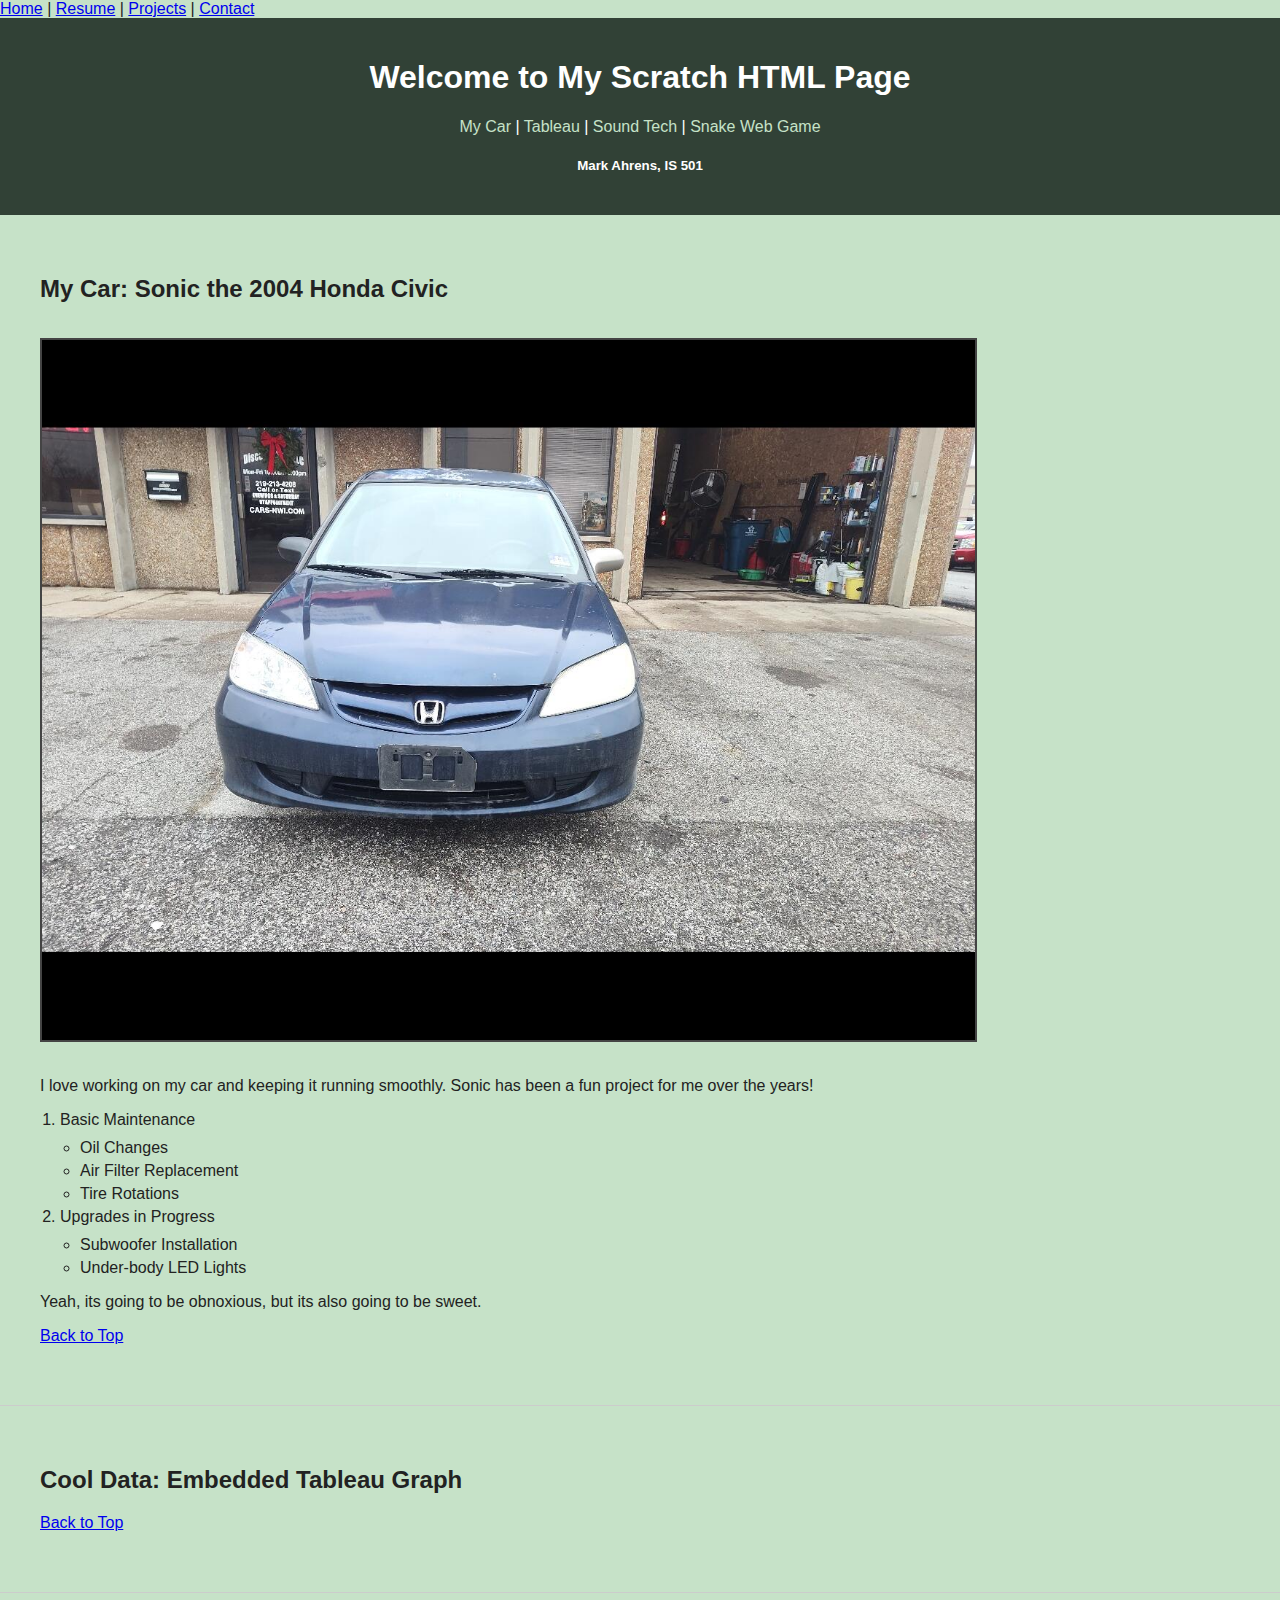
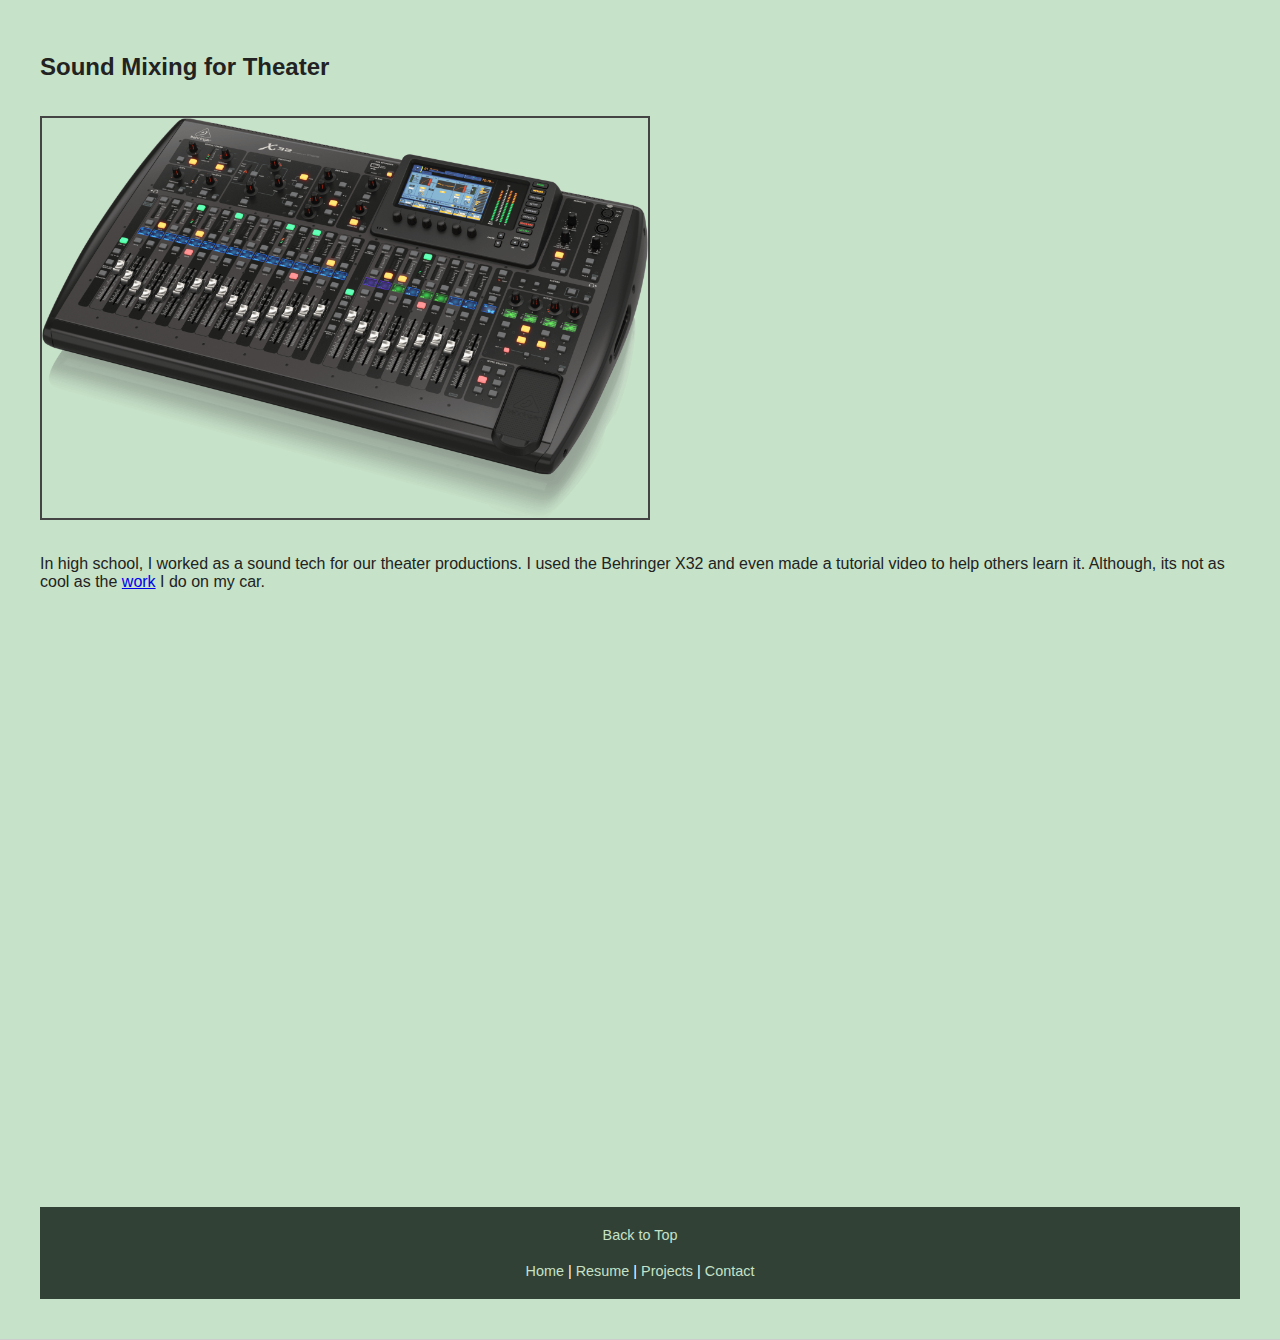
<file: scratch.html>
<!DOCTYPE html>
<html lang="en">
<head>
    <meta charset="UTF-8">
    <meta name="viewport" content="width=device-width, initial-scale=1.0">
    <title>Scratch HTML Page</title>
    <link rel="stylesheet" href="css/scratchstyles.css">
    <a href="index.html">Home</a> | 
    <a href="resume.html">Resume</a> | 
    <a href="projects.html">Projects</a> | 
    <a href="contact.html">Contact</a>
</head>
<body>
    <div class="header">
        <h1>Welcome to My Scratch HTML Page</h1>
        <p><a href="#car">My Car</a> | 
            <a href="#tableau">Tableau</a> | 
            <a href="#sound">Sound Tech</a> | 
            <a href="snakewebgame.html">Snake Web Game</a>
        </p>
        <p><h5>Mark Ahrens, IS 501</h5></p>
    </div>

    <div class="section" id="car">
        <h2>My Car: Sonic the 2004 Honda Civic</h2>
        <img src="assets/sonic.jpeg" alt="My blue Honda Civic" class="section-img" height="400px">
        <p>I love working on my car and keeping it running smoothly. Sonic has been a fun project for me over the years!</p>

        <ol>
            <li>Basic Maintenance
                <ul>
                    <li>Oil Changes</li>
                    <li>Air Filter Replacement</li>
                    <li>Tire Rotations</li>
                </ul>
            </li>
            <li>Upgrades in Progress
                <ul>
                    <li>Subwoofer Installation</li>
                    <li>Under-body LED Lights</li> 
                </ul>
            </li>
        </ol>
        <p>Yeah, its going to be obnoxious, but its also going to be sweet.</p> 
        <div style="margin-bottom: 20px">
            <a href="#top" >Back to Top</a>
        </div>
    </div>

    <div class="section" id="tableau">
        <h2>Cool Data: Embedded Tableau Graph</h2>
        <!-- Tableau webpage embed code -->
        <div class='tableauPlaceholder' id='viz1745017329028' style='position: relative'><noscript><a href='https:&#47;&#47;www.tableau.com&#47;'><img alt='Global Crop Production ' src='https:&#47;&#47;public.tableau.com&#47;static&#47;images&#47;5M&#47;5M9CDNGMW&#47;1_rss.png' style='border: none' /></a></noscript><object class='tableauViz'  style='display:none;'><param name='host_url' value='https%3A%2F%2Fpublic.tableau.com%2F' /> <param name='embed_code_version' value='3' /> <param name='path' value='shared&#47;5M9CDNGMW' /> <param name='toolbar' value='yes' /><param name='static_image' value='https:&#47;&#47;public.tableau.com&#47;static&#47;images&#47;5M&#47;5M9CDNGMW&#47;1.png' /> <param name='animate_transition' value='yes' /><param name='display_static_image' value='yes' /><param name='display_spinner' value='yes' /><param name='display_overlay' value='yes' /><param name='display_count' value='yes' /><param name='tabs' value='no' /><param name='showTabs' value='y' /></object></div>
        <script type='text/javascript'>
            var divElement = document.getElementById('viz1745017329028');
            var vizElement = divElement.getElementsByTagName('object')[0];
            vizElement.style.width='883px';vizElement.style.height='1027px';
            var scriptElement = document.createElement('script');
            scriptElement.src = 'https://public.tableau.com/javascripts/api/viz_v1.js';
            vizElement.parentNode.insertBefore(scriptElement, vizElement);
        </script>
        <div style="margin-bottom: 20px">
            <a href="#top" >Back to Top</a>
        </div>
    </div>

    <div class="section" id="sound">
        <h2>Sound Mixing for Theater </h2>
        <img src="assets/behringerx32.png" alt="Behringer X32 Soundboard" class="section-img-med">
        <p>In high school, I worked as a sound tech for our theater productions. I used the Behringer X32 and even made a tutorial video to help others learn it. Although, its not as cool as the <a href="#car">work</a> I do on my car.</p>
        <div class="video-container">
            <iframe width="560" height="315" src="https://www.youtube.com/embed/QVupChWgWDY" title="YouTube video player" frameborder="0" allowfullscreen></iframe>
    </div>
    <footer>
<div style="margin-bottom: 20px">
    <a href="#top" >Back to Top</a>
</div>
<div style="margin-top: 20px;">
    <a href="index.html">Home</a> | 
    <a href="resume.html">Resume</a> | 
    <a href="projects.html">Projects</a> | 
    <a href="contact.html">Contact</a>
</div>
    </footer>
</body>
</html>
</file>
<file: css/scratchstyles.css>
body {
    margin: 0;
    font-family: 'Segoe UI', Tahoma, Geneva, Verdana, sans-serif;
    background-color: #c6e2c8;
    color: #222;
}

.header {
    background-color: #314136;
    color: white;
    padding: 20px;
    text-align: center;
}

.section {
    padding: 40px;
    border-bottom: 1px solid #ccc;
}

.section-img {
    height: 700px;
    margin: 15px 0;
    border: 2px solid #444;
}

.section-img-med {
    height: 400px;
    margin: 15px 0;
    border: 2px solid #444;
}

.video-container {
    position: relative;
    padding-bottom: 50%;
    height: 0;
    overflow: hidden;
    max-width: 100%;
}

.video-container iframe {
    position: absolute;
    top: 0;
    left: 0;
    width: 50%;
    height: 50%;
}

footer {
    background-color: #314136;
    color: white;
    text-align: center;
    padding: 20px;
    font-size: 0.9em;
}

.anchor-link {
    text-decoration: none;
    font-size: 0.8em;
    color: #555;
}

ol, ul {
    padding-left: 20px;
    margin-top: 10px;
}

ol li, ul li {
    margin: 5px 0;
}

.header a,
footer a {
    color: #c6e2c8; /* light greenish shade for contrast */
    text-decoration: none;
}

.header a:hover,
footer a:hover {
    text-decoration: underline;
}

#snake-game {
    display: flex;
    flex-direction: column;
    align-items: center;
    justify-content: center;
}

<audio id="eatSound" src="assets/eat.mp3" preload="auto"></audio>
</file>
